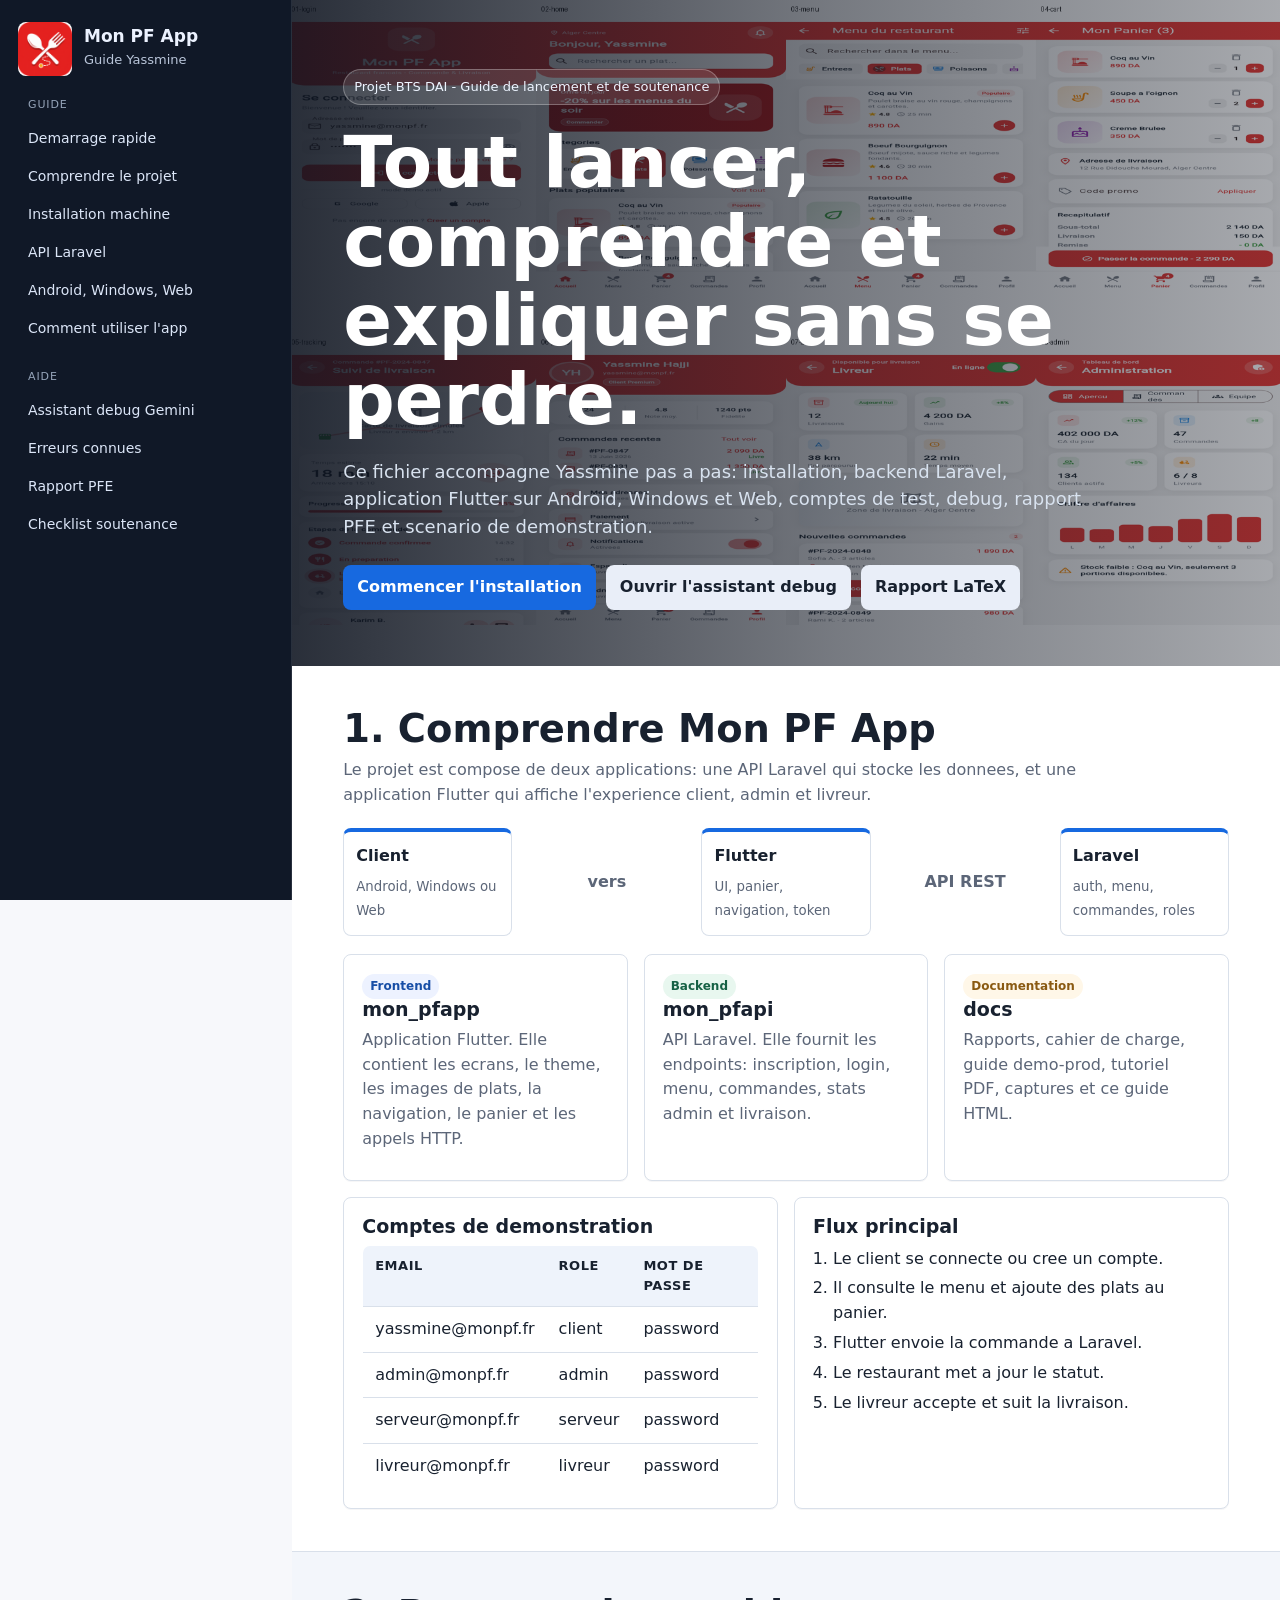
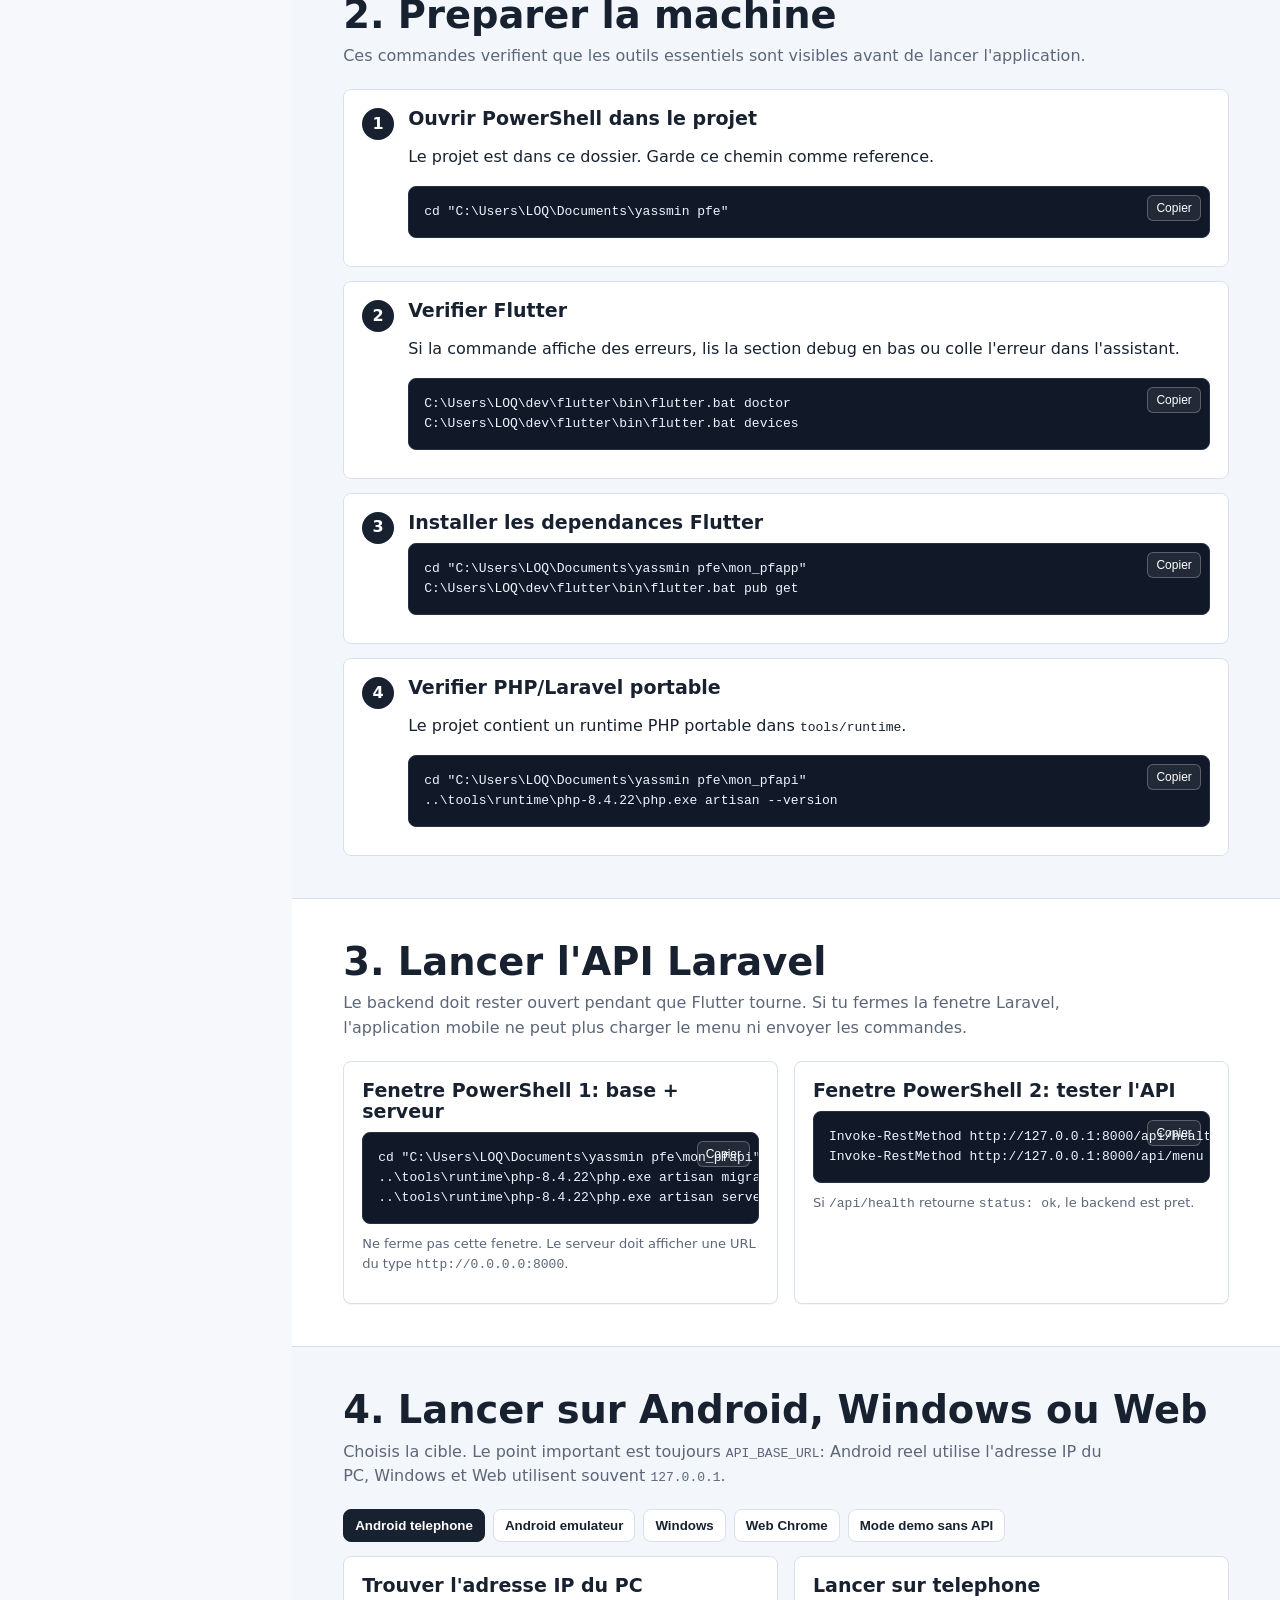
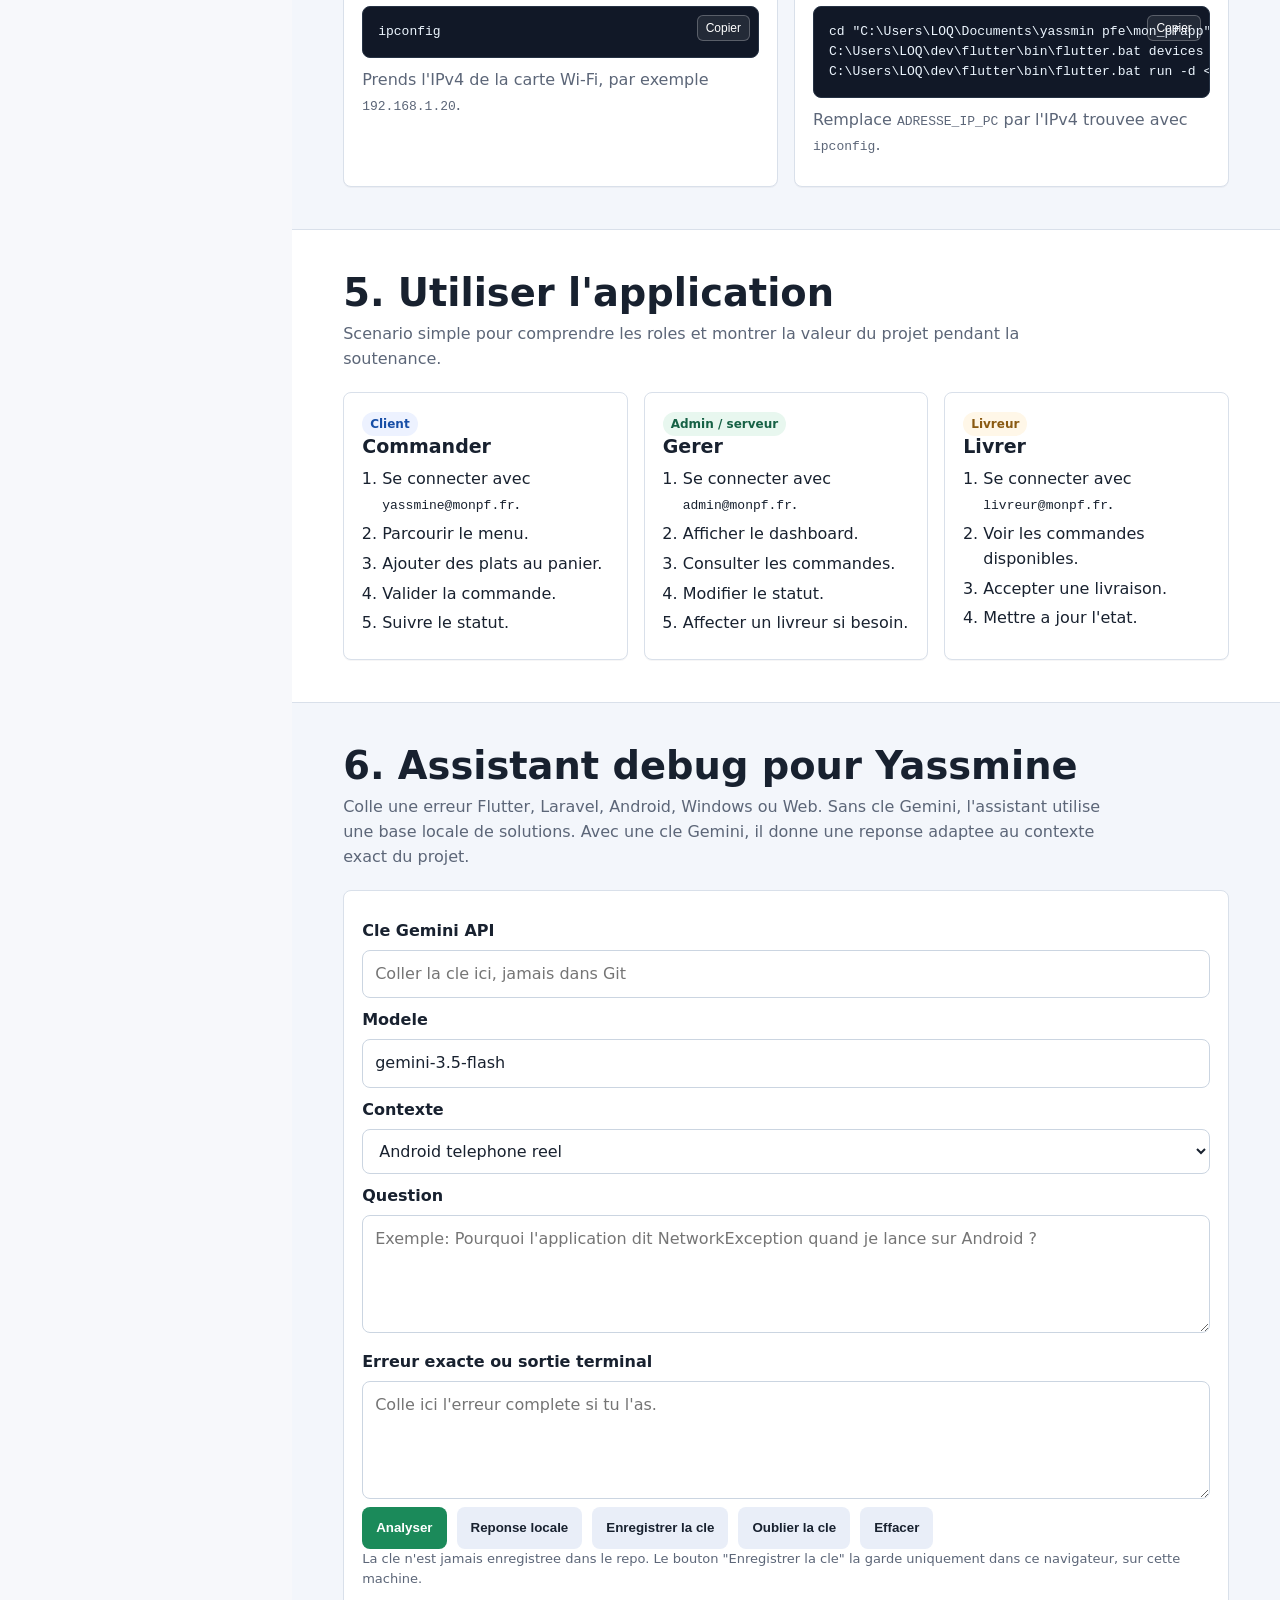
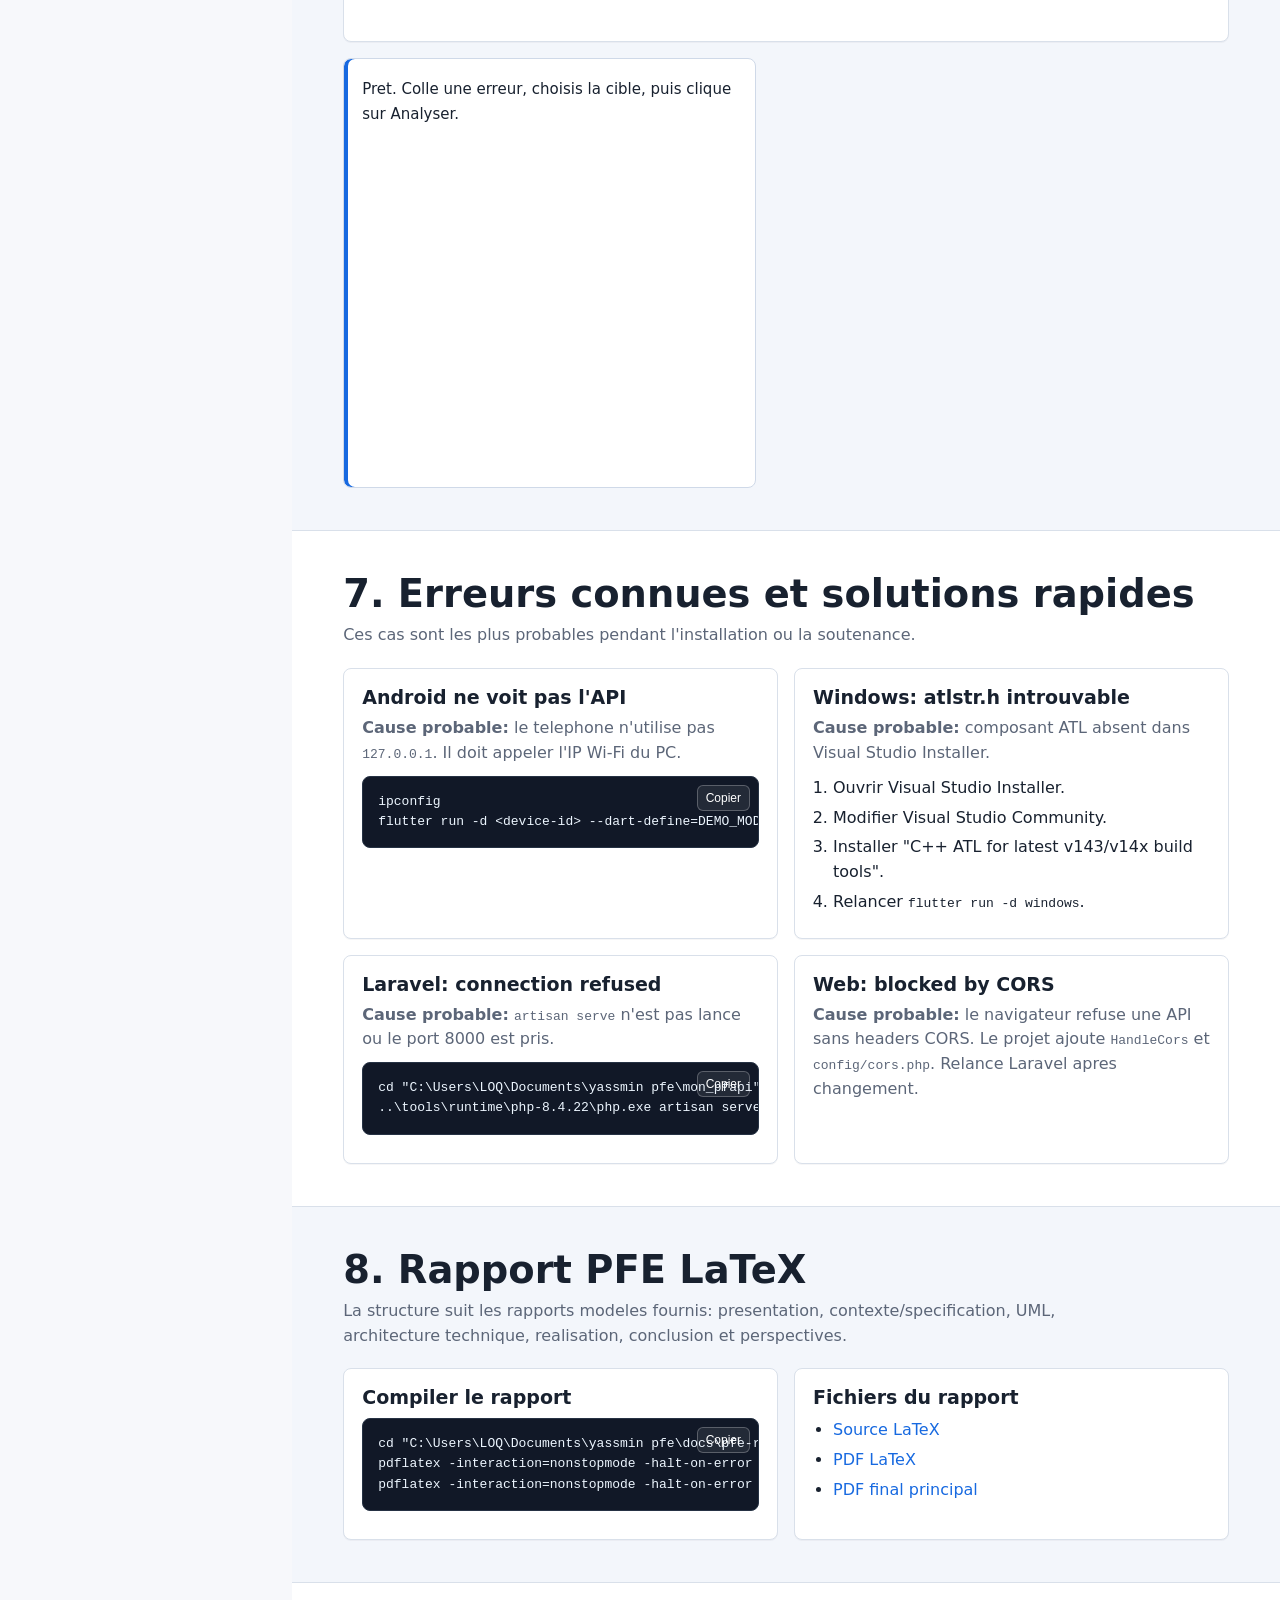
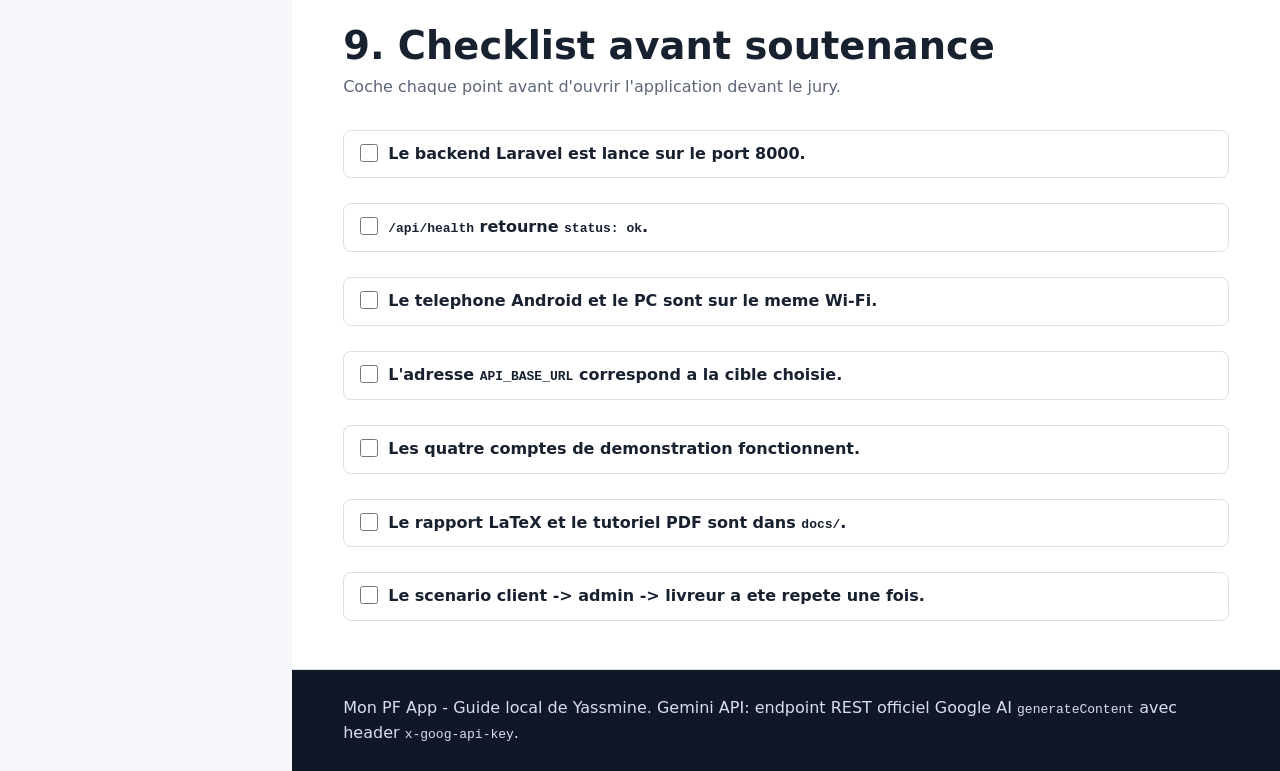
<file: docs/yassmine-guide/index.html>
<!doctype html>
<html lang="fr">
<head>
  <meta charset="utf-8">
  <meta name="viewport" content="width=device-width, initial-scale=1">
  <title>Guide Yassmine - Mon PF App</title>
  <style>
    :root {
      --ink: #18212f;
      --muted: #5c6678;
      --line: #d9e0ea;
      --paper: #f7f8fb;
      --white: #ffffff;
      --blue: #1769e0;
      --green: #1b8a5a;
      --red: #c8323d;
      --gold: #b7791f;
      --violet: #6654d9;
      --shadow: 0 18px 55px rgba(24, 33, 47, 0.12);
      --radius: 8px;
      font-family: Inter, ui-sans-serif, system-ui, -apple-system, BlinkMacSystemFont, "Segoe UI", sans-serif;
    }

    * { box-sizing: border-box; }

    html { scroll-behavior: smooth; }

    body {
      margin: 0;
      color: var(--ink);
      background: var(--paper);
      line-height: 1.55;
    }

    a { color: var(--blue); text-decoration: none; }
    a:hover { text-decoration: underline; }

    .layout {
      min-height: 100vh;
      display: grid;
      grid-template-columns: 292px minmax(0, 1fr);
    }

    aside {
      position: sticky;
      top: 0;
      height: 100vh;
      overflow: auto;
      padding: 22px 18px;
      background: #101827;
      color: #ecf2ff;
      border-right: 1px solid rgba(255,255,255,0.1);
    }

    .brand {
      display: grid;
      grid-template-columns: 54px 1fr;
      gap: 12px;
      align-items: center;
      margin-bottom: 18px;
    }

    .brand img {
      width: 54px;
      height: 54px;
      border-radius: 8px;
      object-fit: cover;
      background: #fff;
    }

    .brand strong {
      display: block;
      font-size: 17px;
      line-height: 1.2;
    }

    .brand span {
      color: #b9c5d9;
      font-size: 13px;
    }

    nav a {
      display: flex;
      align-items: center;
      gap: 9px;
      min-height: 38px;
      padding: 8px 10px;
      border-radius: 8px;
      color: #dce6f8;
      font-size: 14px;
    }

    nav a:hover {
      background: rgba(255,255,255,0.08);
      text-decoration: none;
    }

    .nav-kicker {
      margin: 20px 10px 7px;
      color: #94a3b8;
      font-size: 11px;
      text-transform: uppercase;
      letter-spacing: 0.08em;
    }

    main {
      min-width: 0;
    }

    .hero {
      min-height: 74vh;
      display: grid;
      align-items: end;
      padding: 56px clamp(22px, 4vw, 62px);
      color: #fff;
      background:
        linear-gradient(90deg, rgba(12,18,30,0.88), rgba(12,18,30,0.56) 55%, rgba(12,18,30,0.36)),
        url("../tutorial/assets/screenshots/contact-sheet.png") center/cover;
    }

    .hero-inner {
      width: min(920px, 100%);
    }

    .eyebrow {
      display: inline-flex;
      align-items: center;
      gap: 8px;
      padding: 7px 10px;
      border: 1px solid rgba(255,255,255,0.28);
      border-radius: 999px;
      background: rgba(255,255,255,0.12);
      color: #edf4ff;
      font-size: 13px;
      margin-bottom: 18px;
    }

    h1, h2, h3 {
      margin: 0;
      line-height: 1.1;
      letter-spacing: 0;
    }

    h1 {
      font-size: clamp(38px, 6vw, 72px);
      max-width: 980px;
    }

    .hero p {
      max-width: 760px;
      color: #d8e2ef;
      font-size: 18px;
      margin: 18px 0 24px;
    }

    .hero-actions,
    .row-actions {
      display: flex;
      flex-wrap: wrap;
      gap: 10px;
    }

    .button {
      border: 0;
      border-radius: 8px;
      padding: 10px 14px;
      background: var(--blue);
      color: #fff;
      font-weight: 700;
      cursor: pointer;
      min-height: 42px;
    }

    .button.secondary {
      background: #e9eef8;
      color: var(--ink);
    }

    .button.dark {
      background: #18212f;
      color: #fff;
    }

    .button.green { background: var(--green); }
    .button.red { background: var(--red); }

    .button:hover { filter: brightness(0.96); }

    section {
      padding: 42px clamp(18px, 4vw, 62px);
      border-bottom: 1px solid var(--line);
      background: var(--white);
    }

    section.alt { background: #f3f6fb; }

    .section-head {
      display: flex;
      gap: 20px;
      align-items: end;
      justify-content: space-between;
      margin-bottom: 20px;
    }

    .section-head p {
      max-width: 760px;
      color: var(--muted);
      margin: 8px 0 0;
    }

    h2 {
      font-size: clamp(27px, 3vw, 42px);
      color: var(--ink);
    }

    h3 {
      font-size: 19px;
      margin-bottom: 8px;
    }

    .grid {
      display: grid;
      grid-template-columns: repeat(12, 1fr);
      gap: 16px;
    }

    .panel {
      grid-column: span 4;
      background: var(--white);
      border: 1px solid var(--line);
      border-radius: var(--radius);
      padding: 18px;
      box-shadow: 0 1px 0 rgba(24,33,47,0.04);
    }

    .panel.wide { grid-column: span 8; }
    .panel.full { grid-column: 1 / -1; }
    .panel.half { grid-column: span 6; }

    .panel p { color: var(--muted); margin: 0 0 10px; }
    .panel ul, .panel ol { margin: 10px 0 0; padding-left: 20px; }
    .panel li { margin: 5px 0; }

    .tag {
      display: inline-flex;
      align-items: center;
      min-height: 24px;
      padding: 3px 8px;
      border-radius: 999px;
      background: #edf2ff;
      color: #174ea6;
      font-size: 12px;
      font-weight: 700;
    }

    .tag.green { background: #e8f7ef; color: #166145; }
    .tag.red { background: #fff0f1; color: #9e1f2c; }
    .tag.gold { background: #fff7e8; color: #8a5a12; }
    .tag.violet { background: #f1efff; color: #4a3bb6; }

    .steps {
      counter-reset: step;
      display: grid;
      gap: 14px;
    }

    .step {
      position: relative;
      padding: 18px 18px 18px 64px;
      border: 1px solid var(--line);
      border-radius: var(--radius);
      background: var(--white);
    }

    .step::before {
      counter-increment: step;
      content: counter(step);
      position: absolute;
      left: 18px;
      top: 18px;
      width: 32px;
      height: 32px;
      display: grid;
      place-items: center;
      border-radius: 50%;
      background: var(--ink);
      color: #fff;
      font-weight: 800;
    }

    .codebox {
      position: relative;
      margin: 10px 0;
      border-radius: 8px;
      background: #111827;
      border: 1px solid #263244;
      overflow: hidden;
    }

    .codebox pre {
      margin: 0;
      padding: 15px 52px 15px 15px;
      color: #edf6ff;
      overflow: auto;
      font-family: "Cascadia Mono", "Fira Code", Consolas, monospace;
      font-size: 13px;
      line-height: 1.55;
    }

    .copy {
      position: absolute;
      top: 8px;
      right: 8px;
      border: 1px solid rgba(255,255,255,0.25);
      background: rgba(255,255,255,0.08);
      color: #fff;
      border-radius: 6px;
      padding: 5px 8px;
      font-size: 12px;
      cursor: pointer;
    }

    table {
      width: 100%;
      border-collapse: collapse;
      background: var(--white);
      border: 1px solid var(--line);
      border-radius: 8px;
      overflow: hidden;
    }

    th, td {
      padding: 10px 12px;
      border-bottom: 1px solid var(--line);
      vertical-align: top;
      text-align: left;
    }

    th {
      background: #eef3fb;
      font-size: 13px;
      text-transform: uppercase;
      letter-spacing: 0.04em;
    }

    tr:last-child td { border-bottom: 0; }

    .diagram {
      display: grid;
      grid-template-columns: repeat(5, minmax(110px, 1fr));
      gap: 10px;
      align-items: center;
      margin: 18px 0;
    }

    .node {
      min-height: 86px;
      border: 1px solid var(--line);
      border-top: 4px solid var(--blue);
      border-radius: 8px;
      padding: 12px;
      background: var(--white);
    }

    .node strong { display: block; margin-bottom: 5px; }
    .node small { color: var(--muted); }

    .arrow {
      color: var(--muted);
      text-align: center;
      font-weight: 800;
    }

    .tabs {
      display: flex;
      flex-wrap: wrap;
      gap: 8px;
      margin-bottom: 14px;
    }

    .tab {
      border: 1px solid var(--line);
      background: #fff;
      color: var(--ink);
      border-radius: 8px;
      padding: 8px 11px;
      cursor: pointer;
      font-weight: 700;
    }

    .tab.active {
      background: var(--ink);
      color: #fff;
      border-color: var(--ink);
    }

    .target-panel { display: none; }
    .target-panel.active { display: block; }

    .assistant {
      display: grid;
      grid-template-columns: minmax(0, 0.95fr) minmax(0, 1.05fr);
      gap: 16px;
    }

    label {
      display: block;
      color: var(--ink);
      font-weight: 700;
      margin: 10px 0 6px;
    }

    input, textarea, select {
      width: 100%;
      border: 1px solid #cbd5e1;
      border-radius: 8px;
      padding: 11px 12px;
      font: inherit;
      color: var(--ink);
      background: #fff;
    }

    textarea { min-height: 118px; resize: vertical; }

    .answer {
      min-height: 430px;
      border: 1px solid #cfd9e8;
      border-radius: 8px;
      background: #ffffff;
      color: var(--ink);
      padding: 18px;
      white-space: pre-wrap;
      overflow: auto;
      font-family: Inter, ui-sans-serif, system-ui, -apple-system, BlinkMacSystemFont, "Segoe UI", sans-serif;
      font-size: 15px;
      line-height: 1.65;
      box-shadow: inset 4px 0 0 var(--blue);
    }

    .hint {
      color: var(--muted);
      font-size: 13px;
      margin-top: 6px;
    }

    .status {
      min-height: 24px;
      color: var(--muted);
      font-size: 13px;
      margin-top: 10px;
    }

    .checklist {
      display: grid;
      gap: 9px;
    }

    .check {
      display: grid;
      grid-template-columns: 22px 1fr;
      gap: 10px;
      align-items: start;
      padding: 11px 12px;
      border: 1px solid var(--line);
      border-radius: 8px;
      background: #fff;
    }

    .check input { width: 18px; height: 18px; margin-top: 2px; }

    footer {
      padding: 26px clamp(18px, 4vw, 62px);
      color: #d6e0ef;
      background: #101827;
    }

    .mobile-nav {
      display: none;
      position: sticky;
      top: 0;
      z-index: 10;
      padding: 10px 12px;
      background: #101827;
      border-bottom: 1px solid rgba(255,255,255,0.12);
    }

    .mobile-nav select {
      background: #fff;
    }

    @media (max-width: 1000px) {
      .layout { display: block; }
      aside { display: none; }
      .mobile-nav { display: block; }
      .panel, .panel.wide, .panel.half { grid-column: 1 / -1; }
      .assistant { grid-template-columns: 1fr; }
      .diagram { grid-template-columns: 1fr; }
      .arrow { transform: rotate(90deg); }
      .hero { min-height: 68vh; }
    }
  </style>
</head>
<body>
  <div class="mobile-nav">
    <select id="mobileJump" aria-label="Navigation rapide">
      <option value="#start">Demarrage</option>
      <option value="#map">Carte du projet</option>
      <option value="#install">Installation</option>
      <option value="#backend">Backend</option>
      <option value="#targets">Android, Windows, Web</option>
      <option value="#use">Utiliser l'application</option>
      <option value="#debug">Assistant debug</option>
      <option value="#report">Rapport PFE</option>
      <option value="#check">Checklist</option>
    </select>
  </div>

  <div class="layout">
    <aside>
      <div class="brand">
        <img src="../../mon_pfapp/assets/branding/mon_pfapp_logo.png" alt="Logo Mon PF App">
        <div>
          <strong>Mon PF App</strong>
          <span>Guide Yassmine</span>
        </div>
      </div>
      <nav>
        <div class="nav-kicker">Guide</div>
        <a href="#start">Demarrage rapide</a>
        <a href="#map">Comprendre le projet</a>
        <a href="#install">Installation machine</a>
        <a href="#backend">API Laravel</a>
        <a href="#targets">Android, Windows, Web</a>
        <a href="#use">Comment utiliser l'app</a>
        <div class="nav-kicker">Aide</div>
        <a href="#debug">Assistant debug Gemini</a>
        <a href="#errors">Erreurs connues</a>
        <a href="#report">Rapport PFE</a>
        <a href="#check">Checklist soutenance</a>
      </nav>
    </aside>

    <main>
      <header class="hero" id="start">
        <div class="hero-inner">
          <span class="eyebrow">Projet BTS DAI - Guide de lancement et de soutenance</span>
          <h1>Tout lancer, comprendre et expliquer sans se perdre.</h1>
          <p>
            Ce fichier accompagne Yassmine pas a pas: installation, backend Laravel,
            application Flutter sur Android, Windows et Web, comptes de test, debug,
            rapport PFE et scenario de demonstration.
          </p>
          <div class="hero-actions">
            <a class="button" href="#install">Commencer l'installation</a>
            <a class="button secondary" href="#debug">Ouvrir l'assistant debug</a>
            <a class="button secondary" href="../pfe-report/latex/rapport_pfe_yassmine_hajji_mon_pf_app.pdf">Rapport LaTeX</a>
          </div>
        </div>
      </header>

      <section id="map">
        <div class="section-head">
          <div>
            <h2>1. Comprendre Mon PF App</h2>
            <p>Le projet est compose de deux applications: une API Laravel qui stocke les donnees, et une application Flutter qui affiche l'experience client, admin et livreur.</p>
          </div>
        </div>

        <div class="diagram" aria-label="Architecture du projet">
          <div class="node"><strong>Client</strong><small>Android, Windows ou Web</small></div>
          <div class="arrow">vers</div>
          <div class="node"><strong>Flutter</strong><small>UI, panier, navigation, token</small></div>
          <div class="arrow">API REST</div>
          <div class="node"><strong>Laravel</strong><small>auth, menu, commandes, roles</small></div>
        </div>

        <div class="grid">
          <article class="panel">
            <span class="tag">Frontend</span>
            <h3>mon_pfapp</h3>
            <p>Application Flutter. Elle contient les ecrans, le theme, les images de plats, la navigation, le panier et les appels HTTP.</p>
          </article>
          <article class="panel">
            <span class="tag green">Backend</span>
            <h3>mon_pfapi</h3>
            <p>API Laravel. Elle fournit les endpoints: inscription, login, menu, commandes, stats admin et livraison.</p>
          </article>
          <article class="panel">
            <span class="tag gold">Documentation</span>
            <h3>docs</h3>
            <p>Rapports, cahier de charge, guide demo-prod, tutoriel PDF, captures et ce guide HTML.</p>
          </article>
          <article class="panel half">
            <h3>Comptes de demonstration</h3>
            <table>
              <thead><tr><th>Email</th><th>Role</th><th>Mot de passe</th></tr></thead>
              <tbody>
                <tr><td>yassmine@monpf.fr</td><td>client</td><td>password</td></tr>
                <tr><td>admin@monpf.fr</td><td>admin</td><td>password</td></tr>
                <tr><td>serveur@monpf.fr</td><td>serveur</td><td>password</td></tr>
                <tr><td>livreur@monpf.fr</td><td>livreur</td><td>password</td></tr>
              </tbody>
            </table>
          </article>
          <article class="panel half">
            <h3>Flux principal</h3>
            <ol>
              <li>Le client se connecte ou cree un compte.</li>
              <li>Il consulte le menu et ajoute des plats au panier.</li>
              <li>Flutter envoie la commande a Laravel.</li>
              <li>Le restaurant met a jour le statut.</li>
              <li>Le livreur accepte et suit la livraison.</li>
            </ol>
          </article>
        </div>
      </section>

      <section class="alt" id="install">
        <div class="section-head">
          <div>
            <h2>2. Preparer la machine</h2>
            <p>Ces commandes verifient que les outils essentiels sont visibles avant de lancer l'application.</p>
          </div>
        </div>

        <div class="steps">
          <div class="step">
            <h3>Ouvrir PowerShell dans le projet</h3>
            <p>Le projet est dans ce dossier. Garde ce chemin comme reference.</p>
            <div class="codebox"><button class="copy">Copier</button><pre>cd "C:\Users\LOQ\Documents\yassmin pfe"</pre></div>
          </div>
          <div class="step">
            <h3>Verifier Flutter</h3>
            <p>Si la commande affiche des erreurs, lis la section debug en bas ou colle l'erreur dans l'assistant.</p>
            <div class="codebox"><button class="copy">Copier</button><pre>C:\Users\LOQ\dev\flutter\bin\flutter.bat doctor
C:\Users\LOQ\dev\flutter\bin\flutter.bat devices</pre></div>
          </div>
          <div class="step">
            <h3>Installer les dependances Flutter</h3>
            <div class="codebox"><button class="copy">Copier</button><pre>cd "C:\Users\LOQ\Documents\yassmin pfe\mon_pfapp"
C:\Users\LOQ\dev\flutter\bin\flutter.bat pub get</pre></div>
          </div>
          <div class="step">
            <h3>Verifier PHP/Laravel portable</h3>
            <p>Le projet contient un runtime PHP portable dans <code>tools/runtime</code>.</p>
            <div class="codebox"><button class="copy">Copier</button><pre>cd "C:\Users\LOQ\Documents\yassmin pfe\mon_pfapi"
..\tools\runtime\php-8.4.22\php.exe artisan --version</pre></div>
          </div>
        </div>
      </section>

      <section id="backend">
        <div class="section-head">
          <div>
            <h2>3. Lancer l'API Laravel</h2>
            <p>Le backend doit rester ouvert pendant que Flutter tourne. Si tu fermes la fenetre Laravel, l'application mobile ne peut plus charger le menu ni envoyer les commandes.</p>
          </div>
        </div>

        <div class="grid">
          <div class="panel half">
            <h3>Fenetre PowerShell 1: base + serveur</h3>
            <div class="codebox"><button class="copy">Copier</button><pre>cd "C:\Users\LOQ\Documents\yassmin pfe\mon_pfapi"
..\tools\runtime\php-8.4.22\php.exe artisan migrate:fresh --seed
..\tools\runtime\php-8.4.22\php.exe artisan serve --host=0.0.0.0 --port=8000</pre></div>
            <p class="hint">Ne ferme pas cette fenetre. Le serveur doit afficher une URL du type <code>http://0.0.0.0:8000</code>.</p>
          </div>
          <div class="panel half">
            <h3>Fenetre PowerShell 2: tester l'API</h3>
            <div class="codebox"><button class="copy">Copier</button><pre>Invoke-RestMethod http://127.0.0.1:8000/api/health
Invoke-RestMethod http://127.0.0.1:8000/api/menu</pre></div>
            <p class="hint">Si <code>/api/health</code> retourne <code>status: ok</code>, le backend est pret.</p>
          </div>
        </div>
      </section>

      <section class="alt" id="targets">
        <div class="section-head">
          <div>
            <h2>4. Lancer sur Android, Windows ou Web</h2>
            <p>Choisis la cible. Le point important est toujours <code>API_BASE_URL</code>: Android reel utilise l'adresse IP du PC, Windows et Web utilisent souvent <code>127.0.0.1</code>.</p>
          </div>
        </div>

        <div class="tabs" role="tablist">
          <button class="tab active" data-tab="android">Android telephone</button>
          <button class="tab" data-tab="emulator">Android emulateur</button>
          <button class="tab" data-tab="windows">Windows</button>
          <button class="tab" data-tab="web">Web Chrome</button>
          <button class="tab" data-tab="demo">Mode demo sans API</button>
        </div>

        <div class="target-panel active" id="tab-android">
          <div class="grid">
            <div class="panel half">
              <h3>Trouver l'adresse IP du PC</h3>
              <div class="codebox"><button class="copy">Copier</button><pre>ipconfig</pre></div>
              <p>Prends l'IPv4 de la carte Wi-Fi, par exemple <code>192.168.1.20</code>.</p>
            </div>
            <div class="panel half">
              <h3>Lancer sur telephone</h3>
              <div class="codebox"><button class="copy">Copier</button><pre>cd "C:\Users\LOQ\Documents\yassmin pfe\mon_pfapp"
C:\Users\LOQ\dev\flutter\bin\flutter.bat devices
C:\Users\LOQ\dev\flutter\bin\flutter.bat run -d &lt;device-id&gt; --dart-define=DEMO_MODE=false --dart-define=API_BASE_URL=http://ADRESSE_IP_PC:8000/api</pre></div>
              <p>Remplace <code>ADRESSE_IP_PC</code> par l'IPv4 trouvee avec <code>ipconfig</code>.</p>
            </div>
          </div>
        </div>

        <div class="target-panel" id="tab-emulator">
          <div class="panel full">
            <h3>Lancer sur emulateur Android</h3>
            <p>Dans l'emulateur Android, <code>10.0.2.2</code> signifie "mon PC".</p>
            <div class="codebox"><button class="copy">Copier</button><pre>cd "C:\Users\LOQ\Documents\yassmin pfe\mon_pfapp"
C:\Users\LOQ\dev\flutter\bin\flutter.bat run -d emulator --dart-define=DEMO_MODE=false --dart-define=API_BASE_URL=http://10.0.2.2:8000/api</pre></div>
          </div>
        </div>

        <div class="target-panel" id="tab-windows">
          <div class="panel full">
            <h3>Lancer sur Windows</h3>
            <div class="codebox"><button class="copy">Copier</button><pre>cd "C:\Users\LOQ\Documents\yassmin pfe\mon_pfapp"
C:\Users\LOQ\dev\flutter\bin\flutter.bat run -d windows --dart-define=DEMO_MODE=false --dart-define=API_BASE_URL=http://127.0.0.1:8000/api</pre></div>
            <p class="hint">Si l'erreur parle de <code>atlstr.h</code>, installe le composant Visual Studio "C++ ATL".</p>
          </div>
        </div>

        <div class="target-panel" id="tab-web">
          <div class="panel full">
            <h3>Lancer sur Web Chrome</h3>
            <p>Le backend contient maintenant CORS pour permettre au navigateur d'appeler <code>/api</code> en local.</p>
            <div class="codebox"><button class="copy">Copier</button><pre>cd "C:\Users\LOQ\Documents\yassmin pfe\mon_pfapp"
C:\Users\LOQ\dev\flutter\bin\flutter.bat run -d chrome --web-port=5600 --dart-define=DEMO_MODE=false --dart-define=API_BASE_URL=http://127.0.0.1:8000/api</pre></div>
          </div>
        </div>

        <div class="target-panel" id="tab-demo">
          <div class="panel full">
            <h3>Mode demo sans backend</h3>
            <p>Utile si le jury veut voir l'interface rapidement ou si l'API est temporairement bloquee.</p>
            <div class="codebox"><button class="copy">Copier</button><pre>cd "C:\Users\LOQ\Documents\yassmin pfe\mon_pfapp"
C:\Users\LOQ\dev\flutter\bin\flutter.bat run -d chrome --dart-define=DEMO_MODE=true</pre></div>
          </div>
        </div>
      </section>

      <section id="use">
        <div class="section-head">
          <div>
            <h2>5. Utiliser l'application</h2>
            <p>Scenario simple pour comprendre les roles et montrer la valeur du projet pendant la soutenance.</p>
          </div>
        </div>

        <div class="grid">
          <article class="panel">
            <span class="tag">Client</span>
            <h3>Commander</h3>
            <ol>
              <li>Se connecter avec <code>yassmine@monpf.fr</code>.</li>
              <li>Parcourir le menu.</li>
              <li>Ajouter des plats au panier.</li>
              <li>Valider la commande.</li>
              <li>Suivre le statut.</li>
            </ol>
          </article>
          <article class="panel">
            <span class="tag green">Admin / serveur</span>
            <h3>Gerer</h3>
            <ol>
              <li>Se connecter avec <code>admin@monpf.fr</code>.</li>
              <li>Afficher le dashboard.</li>
              <li>Consulter les commandes.</li>
              <li>Modifier le statut.</li>
              <li>Affecter un livreur si besoin.</li>
            </ol>
          </article>
          <article class="panel">
            <span class="tag gold">Livreur</span>
            <h3>Livrer</h3>
            <ol>
              <li>Se connecter avec <code>livreur@monpf.fr</code>.</li>
              <li>Voir les commandes disponibles.</li>
              <li>Accepter une livraison.</li>
              <li>Mettre a jour l'etat.</li>
            </ol>
          </article>
        </div>
      </section>

      <section class="alt" id="debug">
        <div class="section-head">
          <div>
            <h2>6. Assistant debug pour Yassmine</h2>
            <p>Colle une erreur Flutter, Laravel, Android, Windows ou Web. Sans cle Gemini, l'assistant utilise une base locale de solutions. Avec une cle Gemini, il donne une reponse adaptee au contexte exact du projet.</p>
          </div>
        </div>

        <div class="assistant">
          <div class="panel full">
            <label for="apiKey">Cle Gemini API</label>
            <input id="apiKey" type="password" placeholder="Coller la cle ici, jamais dans Git">
            <label for="model">Modele</label>
            <input id="model" value="gemini-3.5-flash">
            <label for="target">Contexte</label>
            <select id="target">
              <option>Android telephone reel</option>
              <option>Android emulateur</option>
              <option>Windows</option>
              <option>Web Chrome</option>
              <option>Backend Laravel</option>
              <option>Rapport LaTeX</option>
            </select>
            <label for="question">Question</label>
            <textarea id="question" placeholder="Exemple: Pourquoi l'application dit NetworkException quand je lance sur Android ?"></textarea>
            <label for="errorLog">Erreur exacte ou sortie terminal</label>
            <textarea id="errorLog" placeholder="Colle ici l'erreur complete si tu l'as."></textarea>
            <div class="row-actions">
              <button class="button green" id="askBtn">Analyser</button>
              <button class="button secondary" id="offlineBtn">Reponse locale</button>
              <button class="button secondary" id="saveKeyBtn">Enregistrer la cle</button>
              <button class="button secondary" id="forgetKeyBtn">Oublier la cle</button>
              <button class="button secondary" id="clearBtn">Effacer</button>
            </div>
            <p class="hint">La cle n'est jamais enregistree dans le repo. Le bouton "Enregistrer la cle" la garde uniquement dans ce navigateur, sur cette machine.</p>
            <div class="status" id="status"></div>
          </div>
          <div>
            <div class="answer" id="answer">Pret. Colle une erreur, choisis la cible, puis clique sur Analyser.</div>
          </div>
        </div>
      </section>

      <section id="errors">
        <div class="section-head">
          <div>
            <h2>7. Erreurs connues et solutions rapides</h2>
            <p>Ces cas sont les plus probables pendant l'installation ou la soutenance.</p>
          </div>
        </div>

        <div class="grid">
          <article class="panel half">
            <h3>Android ne voit pas l'API</h3>
            <p><strong>Cause probable:</strong> le telephone n'utilise pas <code>127.0.0.1</code>. Il doit appeler l'IP Wi-Fi du PC.</p>
            <div class="codebox"><button class="copy">Copier</button><pre>ipconfig
flutter run -d &lt;device-id&gt; --dart-define=DEMO_MODE=false --dart-define=API_BASE_URL=http://ADRESSE_IP_PC:8000/api</pre></div>
          </article>
          <article class="panel half">
            <h3>Windows: atlstr.h introuvable</h3>
            <p><strong>Cause probable:</strong> composant ATL absent dans Visual Studio Installer.</p>
            <ol>
              <li>Ouvrir Visual Studio Installer.</li>
              <li>Modifier Visual Studio Community.</li>
              <li>Installer "C++ ATL for latest v143/v14x build tools".</li>
              <li>Relancer <code>flutter run -d windows</code>.</li>
            </ol>
          </article>
          <article class="panel half">
            <h3>Laravel: connection refused</h3>
            <p><strong>Cause probable:</strong> <code>artisan serve</code> n'est pas lance ou le port 8000 est pris.</p>
            <div class="codebox"><button class="copy">Copier</button><pre>cd "C:\Users\LOQ\Documents\yassmin pfe\mon_pfapi"
..\tools\runtime\php-8.4.22\php.exe artisan serve --host=0.0.0.0 --port=8000</pre></div>
          </article>
          <article class="panel half">
            <h3>Web: blocked by CORS</h3>
            <p><strong>Cause probable:</strong> le navigateur refuse une API sans headers CORS. Le projet ajoute <code>HandleCors</code> et <code>config/cors.php</code>. Relance Laravel apres changement.</p>
          </article>
        </div>
      </section>

      <section class="alt" id="report">
        <div class="section-head">
          <div>
            <h2>8. Rapport PFE LaTeX</h2>
            <p>La structure suit les rapports modeles fournis: presentation, contexte/specification, UML, architecture technique, realisation, conclusion et perspectives.</p>
          </div>
        </div>

        <div class="grid">
          <article class="panel half">
            <h3>Compiler le rapport</h3>
            <div class="codebox"><button class="copy">Copier</button><pre>cd "C:\Users\LOQ\Documents\yassmin pfe\docs\pfe-report\latex"
pdflatex -interaction=nonstopmode -halt-on-error rapport_pfe_yassmine_hajji_mon_pf_app.tex
pdflatex -interaction=nonstopmode -halt-on-error rapport_pfe_yassmine_hajji_mon_pf_app.tex</pre></div>
          </article>
          <article class="panel half">
            <h3>Fichiers du rapport</h3>
            <ul>
              <li><a href="../pfe-report/latex/rapport_pfe_yassmine_hajji_mon_pf_app.tex">Source LaTeX</a></li>
              <li><a href="../pfe-report/latex/rapport_pfe_yassmine_hajji_mon_pf_app.pdf">PDF LaTeX</a></li>
              <li><a href="../pfe-report/Rapport_PFE_Yassmine_Hajji_Mon_PF_App.pdf">PDF final principal</a></li>
            </ul>
          </article>
        </div>
      </section>

      <section id="check">
        <div class="section-head">
          <div>
            <h2>9. Checklist avant soutenance</h2>
            <p>Coche chaque point avant d'ouvrir l'application devant le jury.</p>
          </div>
        </div>
        <div class="checklist">
          <label class="check"><input type="checkbox"> <span>Le backend Laravel est lance sur le port 8000.</span></label>
          <label class="check"><input type="checkbox"> <span><code>/api/health</code> retourne <code>status: ok</code>.</span></label>
          <label class="check"><input type="checkbox"> <span>Le telephone Android et le PC sont sur le meme Wi-Fi.</span></label>
          <label class="check"><input type="checkbox"> <span>L'adresse <code>API_BASE_URL</code> correspond a la cible choisie.</span></label>
          <label class="check"><input type="checkbox"> <span>Les quatre comptes de demonstration fonctionnent.</span></label>
          <label class="check"><input type="checkbox"> <span>Le rapport LaTeX et le tutoriel PDF sont dans <code>docs/</code>.</span></label>
          <label class="check"><input type="checkbox"> <span>Le scenario client -> admin -> livreur a ete repete une fois.</span></label>
        </div>
      </section>

      <footer>
        Mon PF App - Guide local de Yassmine. Gemini API: endpoint REST officiel Google AI <code>generateContent</code> avec header <code>x-goog-api-key</code>.
      </footer>
    </main>
  </div>

  <script>
    const PROJECT_CONTEXT = String.raw`
Tu es l'assistant debug de Yassmine Hajji pour son PFE BTS DAI.
Projet: Mon PF App, application restaurant.
Repo Windows: C:\\Users\\LOQ\\Documents\\yassmin pfe
Frontend: Flutter/Dart dans mon_pfapp.
Backend: Laravel 13/PHP dans mon_pfapi.
Base demo: SQLite seedee.
API locale: http://127.0.0.1:8000/api sur Windows/Web; http://ADRESSE_IP_PC:8000/api sur telephone Android; http://10.0.2.2:8000/api sur emulateur.
Commandes backend:
cd "C:\\Users\\LOQ\\Documents\\yassmin pfe\\mon_pfapi"
..\\tools\\runtime\\php-8.4.22\\php.exe artisan migrate:fresh --seed
..\\tools\\runtime\\php-8.4.22\\php.exe artisan serve --host=0.0.0.0 --port=8000
Commandes Flutter:
cd "C:\\Users\\LOQ\\Documents\\yassmin pfe\\mon_pfapp"
C:\\Users\\LOQ\\dev\\flutter\\bin\\flutter.bat run -d windows --dart-define=DEMO_MODE=false --dart-define=API_BASE_URL=http://127.0.0.1:8000/api
Comptes: yassmine@monpf.fr, admin@monpf.fr, serveur@monpf.fr, livreur@monpf.fr avec password.
Reponds en francais simple et en texte structure uniquement.
Interdictions strictes: pas de Markdown, pas de blocs de code, pas de triple backticks, pas de tableau Markdown, pas de JSON, pas de HTML.
N'utilise pas de syntaxe de documentation technique comme ###, **gras**, - puces Markdown, ou listes de code.
Utilise toujours cette structure textuelle:
DIAGNOSTIC
Explique en 2 ou 3 phrases ce que l'erreur veut dire.

CAUSE PROBABLE DANS CE PROJET
Explique pourquoi cela arrive dans Mon PF App.

SOLUTION PAS A PAS
Ecris des etapes courtes numerotees en phrases simples.

COMMANDES A EXECUTER
Ecris chaque commande sur une ligne separee avec le prefixe "Commande 1 :", "Commande 2 :", etc. Ne mets jamais les commandes dans un bloc de code.

VERIFICATION FINALE
Explique ce que Yassmine doit voir si c'est corrige.
N'invente pas de chemins si tu n'es pas sur; utilise ceux du contexte.
`;

    const recipes = [
      {
        keys: ["atlstr.h", "ATL", "C1083"],
        title: "Windows build: atlstr.h introuvable",
        answer: String.raw`DIAGNOSTIC
Le compilateur Windows cherche un header ATL de Visual Studio et ne le trouve pas.

CAUSE PROBABLE DANS CE PROJET
Le plugin flutter_secure_storage_windows depend d'un composant C++ de Visual Studio.

SOLUTION PAS A PAS
1. Ouvrir Visual Studio Installer.
2. Cliquer sur Modifier pour Visual Studio Community.
3. Aller dans Composants individuels.
4. Chercher ATL.
5. Installer C++ ATL for latest v143/v14x build tools.
6. Redemarrer PowerShell.

COMMANDES A EXECUTER
Commande 1 : cd "C:\\Users\\LOQ\\Documents\\yassmin pfe\\mon_pfapp"
Commande 2 : C:\\Users\\LOQ\\dev\\flutter\\bin\\flutter.bat run -d windows --dart-define=DEMO_MODE=false --dart-define=API_BASE_URL=http://127.0.0.1:8000/api

VERIFICATION FINALE
La fenetre Windows de Mon PF App doit s'ouvrir et le menu doit se charger.`
      },
      {
        keys: ["connection refused", "NetworkException", "SocketException", "failed host lookup", "timed out"],
        title: "Flutter ne peut pas joindre Laravel",
        answer: String.raw`DIAGNOSTIC
Flutter essaye d'appeler l'API mais ne trouve pas le serveur.

CAUSE PROBABLE DANS CE PROJET
Le backend n'est peut-etre pas lance, ou l'URL API_BASE_URL n'est pas adaptee a la cible.

SOLUTION PAS A PAS
1. Lance Laravel dans une fenetre PowerShell separee.
2. Teste /api/health.
3. Pour Windows ou Web, utilise http://127.0.0.1:8000/api.
4. Pour un emulateur Android, utilise http://10.0.2.2:8000/api.
5. Pour un telephone Android reel, utilise http://ADRESSE_IP_PC:8000/api.

COMMANDES A EXECUTER
Commande 1 : cd "C:\\Users\\LOQ\\Documents\\yassmin pfe\\mon_pfapi"
Commande 2 : ..\\tools\\runtime\\php-8.4.22\\php.exe artisan serve --host=0.0.0.0 --port=8000
Commande 3 : Invoke-RestMethod http://127.0.0.1:8000/api/health

VERIFICATION FINALE
La commande de verification doit afficher status: ok.`
      },
      {
        keys: ["cors", "Access-Control-Allow-Origin", "blocked by CORS"],
        title: "Web: erreur CORS",
        answer: String.raw`DIAGNOSTIC
Chrome bloque une requete vers l'API car la reponse Laravel n'autorise pas l'origine web.

CAUSE PROBABLE DANS CE PROJET
Flutter Web tourne dans Chrome sur un port local et appelle Laravel sur un autre port.

SOLUTION PAS A PAS
1. Verifie que mon_pfapi/config/cors.php existe.
2. Verifie que HandleCors est ajoute dans bootstrap/app.php.
3. Relance Laravel, car la configuration est chargee au demarrage.

COMMANDES A EXECUTER
Commande 1 : cd "C:\\Users\\LOQ\\Documents\\yassmin pfe\\mon_pfapi"
Commande 2 : ..\\tools\\runtime\\php-8.4.22\\php.exe artisan config:clear
Commande 3 : ..\\tools\\runtime\\php-8.4.22\\php.exe artisan serve --host=0.0.0.0 --port=8000

VERIFICATION FINALE
Relance Flutter Web et recharge Chrome.`
      },
      {
        keys: ["No devices found", "adb", "unauthorized", "device offline"],
        title: "Android non detecte",
        answer: String.raw`DIAGNOSTIC
Flutter ne voit pas le telephone Android.

CAUSE PROBABLE DANS CE PROJET
Le mode developpeur, le debogage USB ou l'autorisation RSA ne sont pas actifs.

SOLUTION PAS A PAS
1. Activer Options developpeur sur Android.
2. Activer Debogage USB.
3. Brancher le cable USB.
4. Accepter la fenetre d'autorisation sur le telephone.
5. Relancer devices.

COMMANDES A EXECUTER
Commande 1 : C:\\Users\\LOQ\\dev\\flutter\\bin\\flutter.bat devices
Commande 2 : adb devices

VERIFICATION FINALE
Le telephone doit apparaitre avec un identifiant et le statut device.`
      }
    ];

    function $(selector) {
      return document.querySelector(selector);
    }

    function setAnswer(text) {
      $("#answer").textContent = text;
    }

    function setStatus(text) {
      $("#status").textContent = text;
    }

    const GEMINI_KEY_STORAGE = "mon_pf_app_gemini_api_key";

    function loadSavedKey() {
      const savedKey = localStorage.getItem(GEMINI_KEY_STORAGE);
      if (savedKey) {
        $("#apiKey").value = savedKey;
        setStatus("Cle Gemini chargee depuis ce navigateur.");
      }
    }

    function saveKeyLocally() {
      const key = $("#apiKey").value.trim();
      if (!key) {
        setStatus("Aucune cle a enregistrer.");
        return;
      }
      localStorage.setItem(GEMINI_KEY_STORAGE, key);
      setStatus("Cle Gemini enregistree uniquement sur cette machine.");
    }

    function forgetSavedKey() {
      localStorage.removeItem(GEMINI_KEY_STORAGE);
      $("#apiKey").value = "";
      setStatus("Cle Gemini supprimee de ce navigateur.");
    }

    function offlineAnswer() {
      const raw = [$("#question").value, $("#errorLog").value, $("#target").value].join(" ").toLowerCase();
      const recipe = recipes.find(item => item.keys.some(key => raw.includes(key.toLowerCase())));
      if (recipe) {
        setAnswer(recipe.title + "\n\n" + recipe.answer);
        setStatus("Reponse locale trouvee.");
        return;
      }
      setAnswer(String.raw`DIAGNOSTIC
L'assistant local n'a pas reconnu une erreur precise dans le message colle.

CAUSE PROBABLE DANS CE PROJET
Le probleme vient souvent d'un backend non lance, d'une mauvaise URL API_BASE_URL ou d'un appareil Android non detecte.

SOLUTION PAS A PAS
1. Verifie que tu es dans le bon dossier du projet.
2. Verifie que Laravel tourne sur le port 8000.
3. Verifie que Flutter voit la cible Android, Windows ou Web.
4. Relance Flutter avec l'URL API adaptee a la cible.
5. Si l'erreur continue, colle le message exact dans la zone "Erreur exacte".

COMMANDES A EXECUTER
Commande 1 : cd "C:\\Users\\LOQ\\Documents\\yassmin pfe"
Commande 2 : Invoke-RestMethod http://127.0.0.1:8000/api/health
Commande 3 : C:\\Users\\LOQ\\dev\\flutter\\bin\\flutter.bat devices

VERIFICATION FINALE
Si le backend repond status: ok et que Flutter liste un appareil, le lancement peut continuer avec la bonne valeur API_BASE_URL.`);
      setStatus("Reponse locale generale.");
    }

    async function askGemini() {
      const key = $("#apiKey").value.trim();
      if (!key) {
        offlineAnswer();
        setStatus("Aucune cle Gemini: reponse locale utilisee.");
        return;
      }

      const model = $("#model").value.trim() || "gemini-3.5-flash";
      const question = $("#question").value.trim();
      const errorLog = $("#errorLog").value.trim();
      const target = $("#target").value;
      const prompt = `
Cible: ${target}
Question de Yassmine: ${question || "(pas de question, analyser l'erreur)"}
Erreur ou sortie terminal:
${errorLog || "(aucune erreur collee)"}

Donne une solution executable sur Windows avec les commandes exactes du projet.
Format obligatoire: texte structure lisible, sans Markdown, sans bloc de code, sans JSON, sans HTML.`;

      setStatus("Gemini analyse l'erreur...");
      setAnswer("Analyse en cours...");

      try {
        const response = await fetch(`https://generativelanguage.googleapis.com/v1beta/models/${encodeURIComponent(model)}:generateContent`, {
          method: "POST",
          headers: {
            "Content-Type": "application/json",
            "x-goog-api-key": key
          },
          body: JSON.stringify({
            system_instruction: {
              parts: [{ text: PROJECT_CONTEXT }]
            },
            contents: [
              {
                parts: [{ text: prompt }]
              }
            ],
            generationConfig: {
              temperature: 0.2,
              maxOutputTokens: 1800
            }
          })
        });

        const data = await response.json();
        if (!response.ok) {
          throw new Error(data.error?.message || "Erreur API Gemini.");
        }

        const text = data.candidates?.[0]?.content?.parts?.map(part => part.text || "").join("\n").trim();
        setAnswer(text || "Gemini n'a pas retourne de texte. Essaie avec plus de details.");
        setStatus("Reponse Gemini recue.");
      } catch (error) {
        setStatus("Gemini indisponible: reponse locale affichee.");
        offlineAnswer();
        setAnswer($("#answer").textContent + "\n\nNote Gemini: " + error.message);
      }
    }

    document.querySelectorAll(".copy").forEach(button => {
      button.addEventListener("click", async () => {
        const code = button.parentElement.querySelector("pre").innerText;
        await navigator.clipboard.writeText(code);
        const previous = button.textContent;
        button.textContent = "Copie";
        setTimeout(() => button.textContent = previous, 1200);
      });
    });

    document.querySelectorAll(".tab").forEach(button => {
      button.addEventListener("click", () => {
        document.querySelectorAll(".tab").forEach(tab => tab.classList.remove("active"));
        document.querySelectorAll(".target-panel").forEach(panel => panel.classList.remove("active"));
        button.classList.add("active");
        $("#tab-" + button.dataset.tab).classList.add("active");
      });
    });

    $("#askBtn").addEventListener("click", askGemini);
    $("#offlineBtn").addEventListener("click", offlineAnswer);
    $("#saveKeyBtn").addEventListener("click", saveKeyLocally);
    $("#forgetKeyBtn").addEventListener("click", forgetSavedKey);
    $("#clearBtn").addEventListener("click", () => {
      $("#question").value = "";
      $("#errorLog").value = "";
      setAnswer("Pret. Colle une erreur, choisis la cible, puis clique sur Analyser.");
      setStatus("");
    });

    $("#mobileJump").addEventListener("change", event => {
      location.hash = event.target.value;
    });

    loadSavedKey();
  </script>
</body>
</html>
</file>
